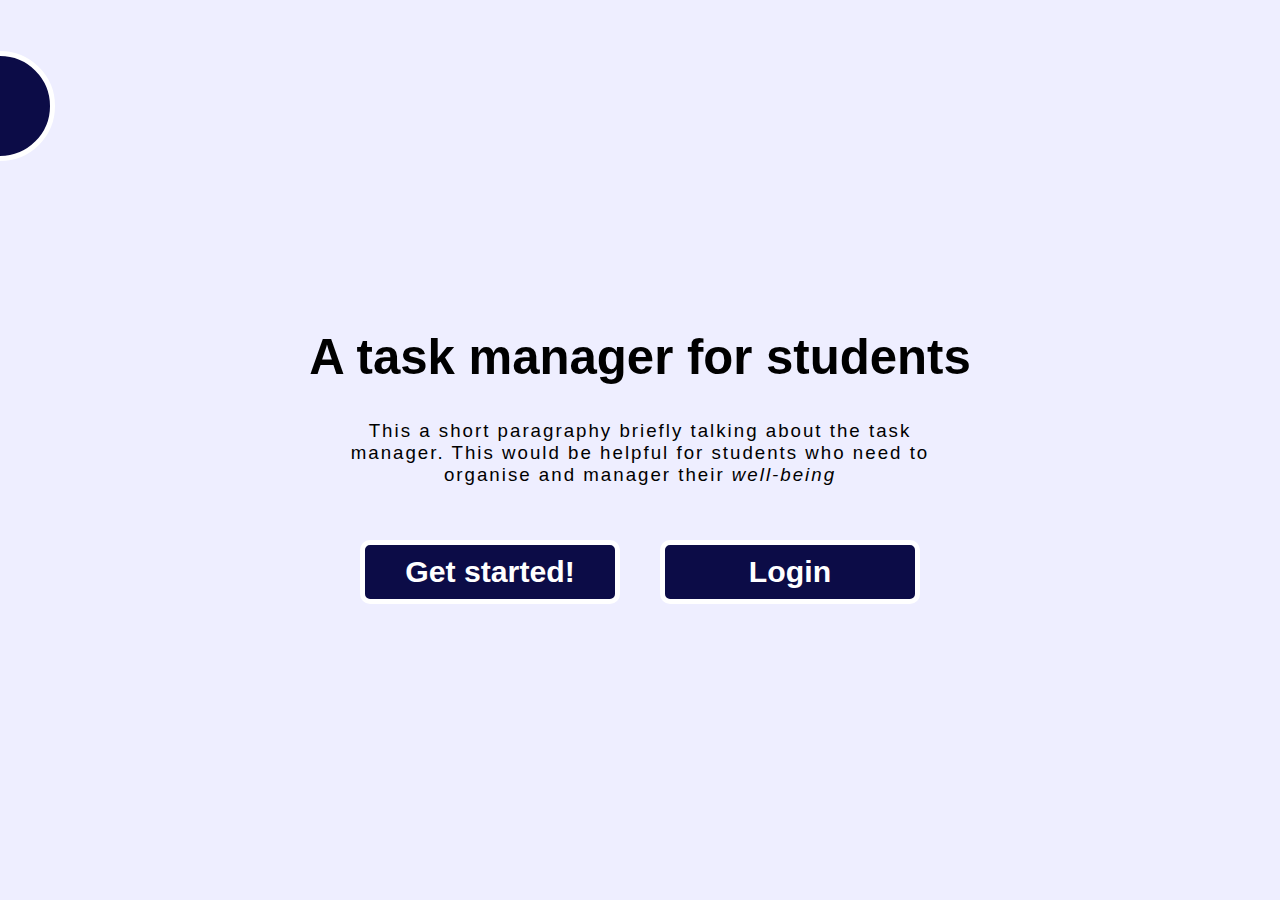
<file: index.html>
<!DOCTYPE html>
<html lang="en">
<head>
    <meta charset="UTF-8">
    <meta http-equiv="X-UA-Compatible" content="IE=edge">
    <meta name="viewport" content="width=device-width, initial-scale=1.0">
    <link rel="stylesheet" href="/css/styleIndex.css">
    <!-- Ensure you open 'php/database.php' to enter the required credientials connect the database -->
    <title>Document</title>
</head>
<body>
    <a class="icon" href="/index.html"><div></div></a>
    <div class="grid-container">

        <h1 class="item-1 title">A task manager for students</h1>
        <h3 class="item-2">This a short paragraphy briefly talking about the task manager. 
            This would be helpful for students who need to organise and manager their
            <em>well-being</em></h3>
        <div class="item-3 buttons-container">
            <a class="item-4 button" href="/pages/register.html">Get started!</a>
            <a class="item-5 button" href="/pages/login.html">Login</a>
        </div>

    </div>
</body>
</html>
</file>
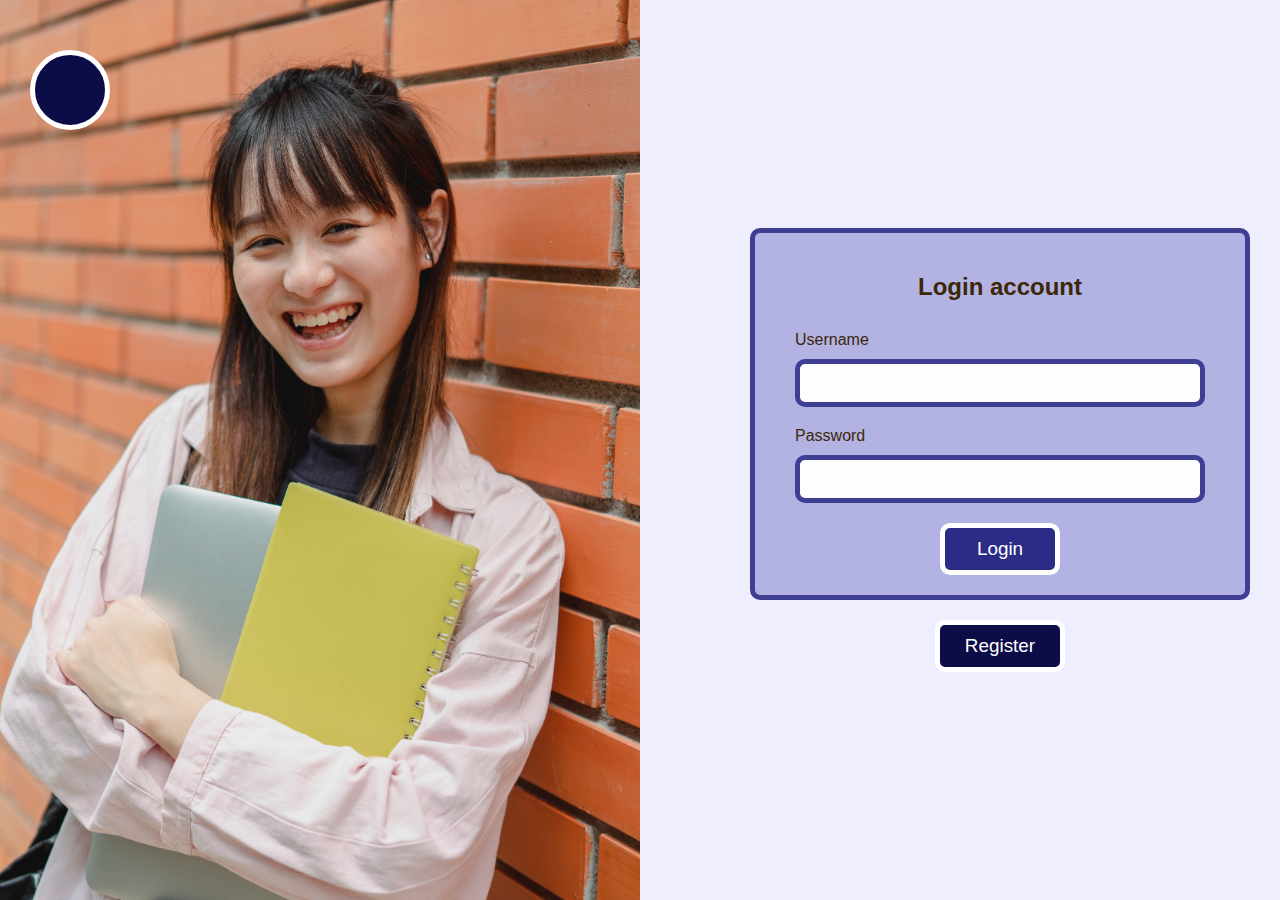
<file: pages/login.html>
<!DOCTYPE html>
<html lang="en">
<head>
    <meta charset="UTF-8">
    <meta http-equiv="X-UA-Compatible" content="IE=edge">
    <meta name="viewport" content="width=device-width, initial-scale=1.0">
    <link rel="stylesheet" href="/css/styleLogin.css">
    <title>Login</title>
</head>
<body>
    <a class="icon" href="/index.html"><div></div></a>

    <div class="image-clip"></div>
    <div class="form-container">
        <form class="form" action="../php/login.php" method="post">

            <div>
                <h2>Login account</h2>
            </div>
            <div class="block">
                <label for="username">Username</label><br>
                <input type="text" name="username" id="username">
            </div>
            <div class="block">
                <label for="password">Password</label><br>
                <input type="password" name="password" id="password">
            </div>
            
            <input class="submit" type="submit" value="Login">
            

        </form>
        <a class="button" href="/pages/register.html">Register</a>
    </div>
    
</body>
</html>
</file>
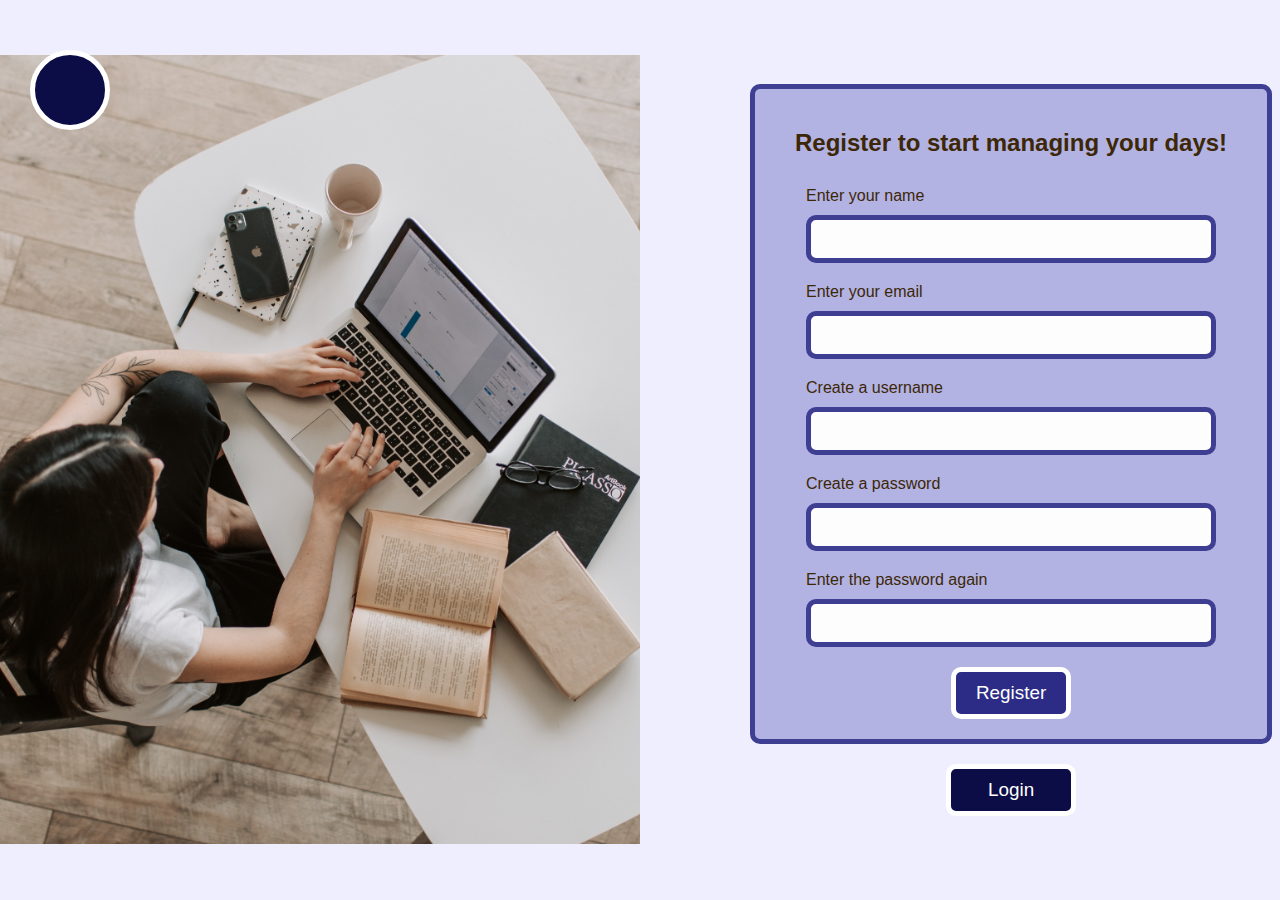
<file: pages/register.html>
<!DOCTYPE html>
<html lang="en">
<head>
    <meta charset="UTF-8">
    <meta http-equiv="X-UA-Compatible" content="IE=edge">
    <meta name="viewport" content="width=device-width, initial-scale=1.0">
    <link rel="stylesheet" href="/css/styleRegister.css">
    <title>Register</title>
</head>
<body>
    <a class="icon" href="/index.html"><div></div></a>

    <div class="image-clip"></div>
    <!-- <img src="../images/pexels-vlada-karpovich-4050315.jpg" alt=""> -->
    <div class="form-container">
        <form class="form" action="../php/registration.php" method="post" novalidate>

            <div>
                <h2>Register to start managing your days!</h2>
            </div>

            <div class="block">
                <label for="name">Enter your name</label><br>
                <input type="text" name="name" id="name">
            </div>
            <div class="block">
                <label for="email">Enter your email</label><br>
                <input type="email" name="email" id="email">
            </div>
            <div class="block">
                <label for="username">Create a username</label><br>
                <input type="text" name="username" id="username">
            </div>
            <div class="block">
                <label for="password">Create a password</label><br>
                <input type="password" name="password" id="password">
            </div>
            <div class="block">
                <label for="confirm-password">Enter the password again</label><br>
                <input type="password" name="confirm-password" id="confirm-password">
            </div>
            <input class="submit" type="submit" value="Register">
            

        </form>
        <a class="button" href="/pages/login.html">Login</a>
    </div>
    
</body>
</html>
</file>
<file: css/styleIndex.css>
html {
    font-family: Arial, Helvetica, sans-serif;
}

body {
    height: 100vh;
    margin: 0;
    background-color:#eeeeff;
    display: flex;
    justify-content: center;
    align-items: center;
}

.icon {
    width: 100px;
    height: 100px;
    background-color:#0c0c47;
    border: 5px solid #ffffff;
    border-radius: 50%;
    position: absolute;
    margin-bottom: 43rem;
    margin-right: 80rem;
    
}


.title {
    font-size: 1.3cm;
    margin-bottom: 0;
}

h3 {
    margin-top: 0px;
    font-weight: 400;
    letter-spacing: 2px;
    text-align: center;
    width: 600px;
}

.grid-container {
    height: 380px;
    display: flex;
    flex-direction: column;
    justify-content: space-evenly;
    align-items: center;
}

.buttons-container {
    margin: 0;
    min-width: 600px;
    display: flex;
    justify-content: space-around;
}

a {
    text-decoration: none;
}

.button {
    width: 250px;
    padding: 10px 0;
    font-size: 0.8cm;
    font-weight: 700;
    background-color:#0c0c47;
    border: 5px solid #ffffff;
    color: white;
    text-align: center;
    border-radius: 10px;
}
</file>
<file: css/styleLogin.css>
html {
    font-family: Arial, Helvetica, sans-serif;
}

body {
    height: 100vh;
    margin: 0;
    background-color:#eeeeff;
    display: flex;
    justify-content: start;
    align-items: center;
}

.icon {
    position: absolute;
    width: 70px;
    height: 70px;
    background-color:#0c0c47;
    border: 5px solid #ffffff;
    border-radius: 50%;
    margin-bottom: 45rem;
    margin-left: 30px;
    
}

.form-container {
    display: flex;
    flex-direction: column;
    justify-items: center;
    align-items: center;
    margin-left: 110px;

}

.container {
    display: flex;
    flex-direction: row;
    justify-content: flex-start;
    
}



.image-clip {
    background: no-repeat center/120% url(../images/pexels-zen-chung-5538007.jpg);
    height: 100%;
    width: 50%;

}

.form {
    background-color:#b2b2e3;
    border: 5px solid #3e3e93;
    color: #3c2707;
    padding: 20px 40px;
    display: flex;
    position: relative;
    flex-direction: column;
    justify-content: center;
    align-items: center;
    border-radius: 10px;
    margin-bottom: 20px;

}

.block {
    padding: 10px 0px;
}

label {
    margin-bottom: 20px;
    color: #3c2707;
}

.block input {
    width: 380px;
    height: 38px;
    padding: 0 10px;
    border-radius: 10px;
    border: 5px solid #3e3e93;
    margin-top: 10px;
    background-color: #fdfdfd;
    font-size: 0.4cm;
    
}

.submit {
    position: relative;
    margin-top: 10px;
    width: 120px;
    padding: 10px 0;
    font-size: 0.5cm;
    font-weight: 500;
    background-color:#2c2c86;
    border: 5px solid #ffffff;
    color: white;
    border-radius: 10px;
}

.button {
    width: 120px;
    padding: 10px 0;
    font-size: 0.5cm;
    font-weight: 500;
    background-color:#0c0c47;
    border: 5px solid #ffffff;
    color: white;
    border-radius: 10px;
    text-decoration: none;
    text-align: center;
    margin: 0;
}
</file>
<file: css/styleRegister.css>
html {
    font-family: Arial, Helvetica, sans-serif;
}

body {
    height: 100vh;
    margin: 0;
    background-color:#eeeeff;
    display: flex;
    justify-content: start;
    align-items: center;
}

.icon {
    position: absolute;
    width: 70px;
    height: 70px;
    background-color:#0c0c47;
    border: 5px solid #ffffff;
    border-radius: 50%;
    margin-bottom: 45rem;
    margin-left: 30px;
    
}

.form-container {
    display: flex;
    flex-direction: column;
    justify-items: center;
    align-items: center;
    margin-left: 110px;

}

.container {
    display: flex;
    flex-direction: row;
    justify-content: flex-start;
    
}



.image-clip {
    background: no-repeat center/185% url(../images/pexels-vlada-karpovich-4050315.jpg);
    height: 100%;
    width: 50%;

}

.form {
    background-color:#b2b2e3;
    border: 5px solid #3e3e93;
    color: #3c2707;
    padding: 20px 40px;
    display: flex;
    position: relative;
    flex-direction: column;
    justify-content: center;
    align-items: center;
    border-radius: 10px;
    margin-bottom: 20px;

}

.block {
    padding: 10px 0px;
}

label {
    margin-bottom: 20px;
    color: #3c2707;
}

.block input {
    width: 380px;
    height: 38px;
    padding: 0 10px;
    border-radius: 10px;
    border: 5px solid #3e3e93;
    margin-top: 10px;
    background-color: #fdfdfd;
    font-size: 0.4cm;
    
}

.submit {
    position: relative;
    margin-top: 10px;
    width: 120px;
    padding: 10px 0;
    font-size: 0.5cm;
    font-weight: 500;
    background-color:#2c2c86;
    border: 5px solid #ffffff;
    color: white;
    border-radius: 10px;
}

.button {
    width: 120px;
    padding: 10px 0;
    font-size: 0.5cm;
    font-weight: 500;
    background-color:#0c0c47;
    border: 5px solid #ffffff;
    color: white;
    border-radius: 10px;
    text-decoration: none;
    text-align: center;
    margin: 0;
}
</file>
